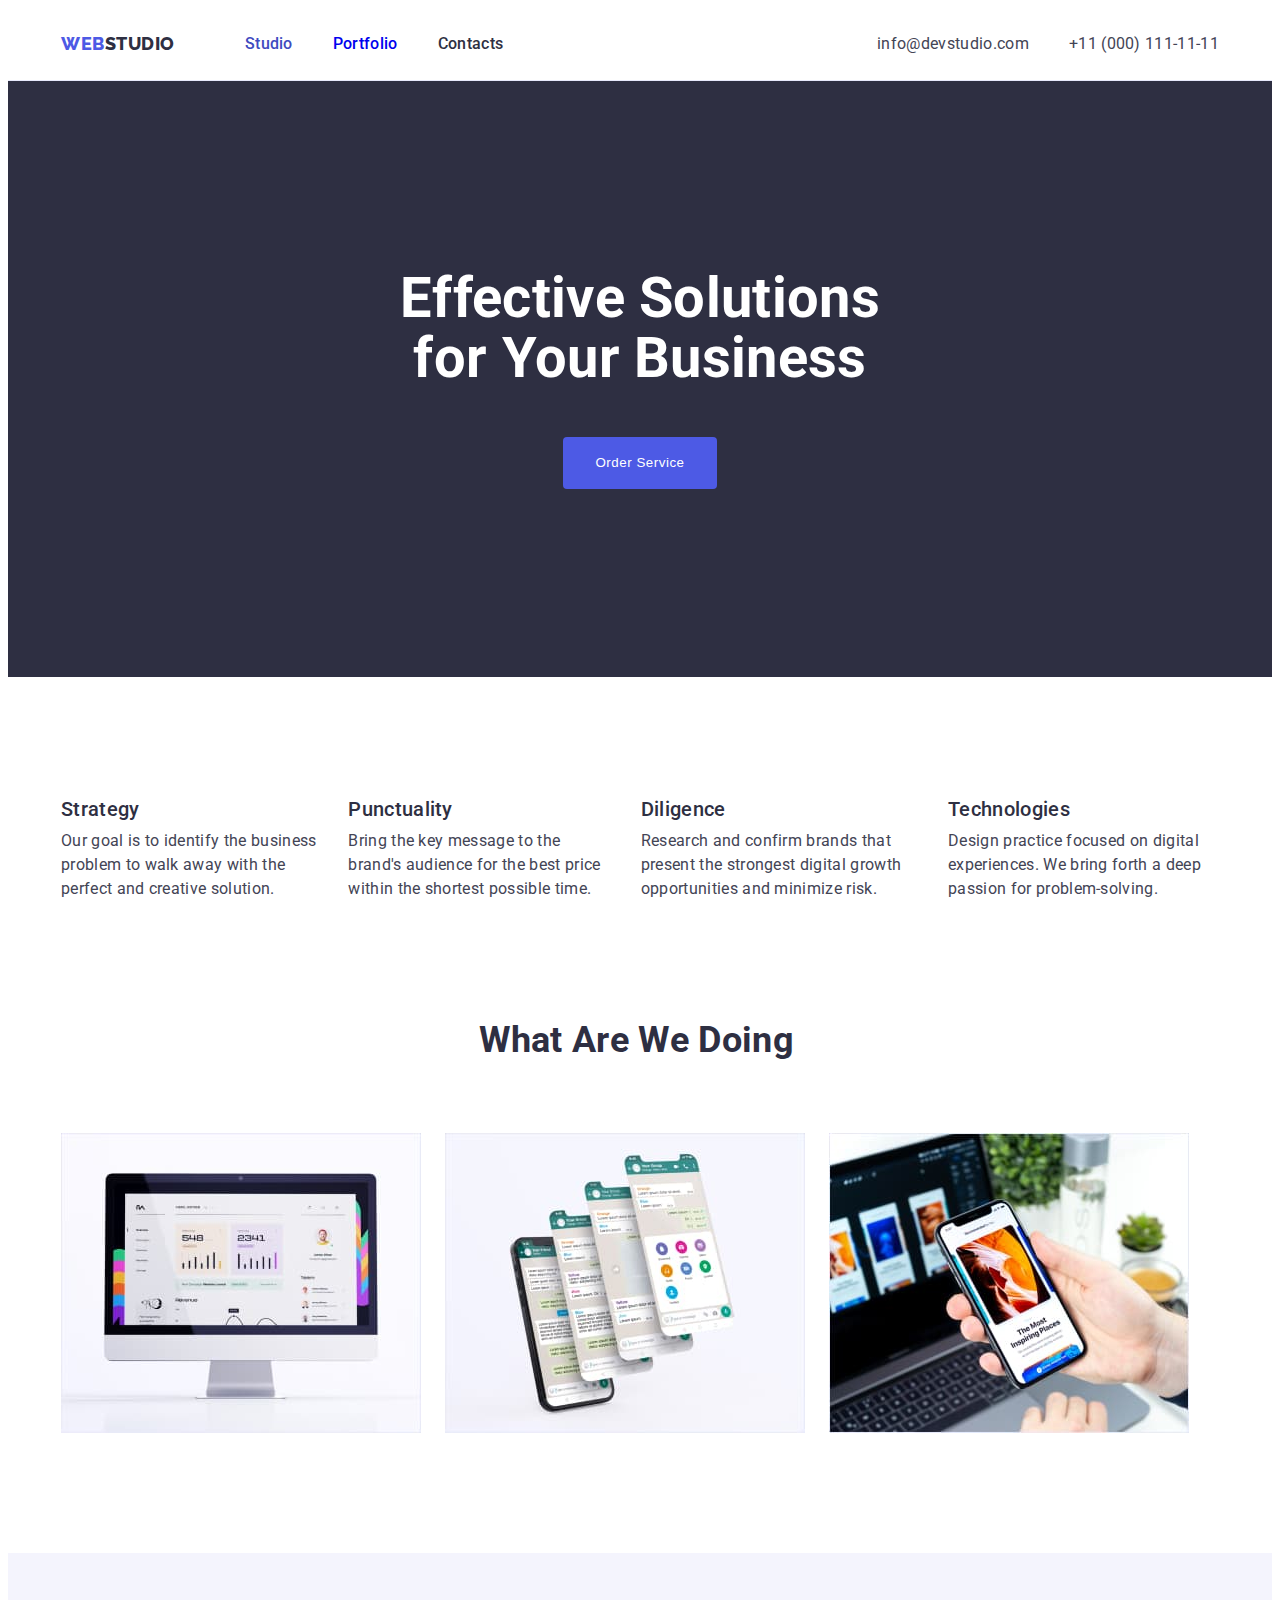
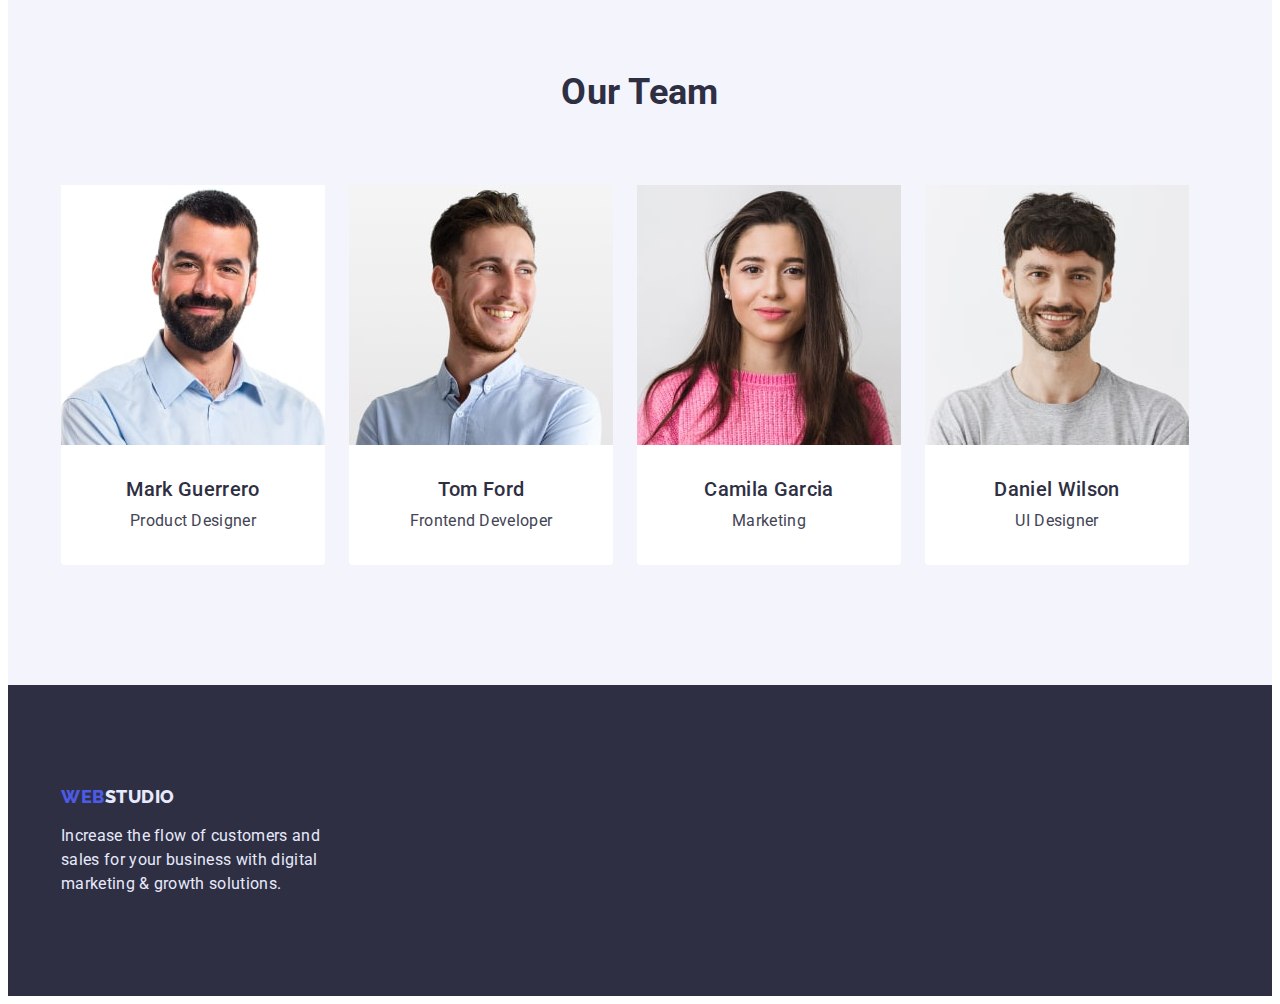
<file: index.html>
<!DOCTYPE html>
<html lang="en">
  <head>
    <meta charset="utf-8" />
    <meta http-equiv="x-ua-compatible" content="ie=edge" />
    <meta name="viewport" content="width=device-width, initial-scale=1.0" />
    <title>WebStudio</title>
    <link rel="preconnect" href="https://fonts.googleapis.com" />
    <link rel="preconnect" href="https://fonts.gstatic.com" crossorigin />
    <link
      href="https://fonts.googleapis.com/css2?family=Raleway:wght@800&family=Roboto:wght@400;500;700;900&display=swap"
      rel="stylesheet"
    />
    <link
      rel="stylesheet"
      href="https://cdnjs.cloudflare.com/ajax/libs/modern-normalize/1.1.0/modern-normalize.min.css"
      integrity="sha512-wpPYUAdjBVSE4KJnH1VR1HeZfpl1ub8YT/NKx4PuQ5NmX2tKuGu6U/JRp5y+Y8XG2tV+wKQpNHVUX03MfMFn9Q=="
      crossorigin="anonymous"
      referrerpolicy="no-referrer"
    />
    <link rel="stylesheet" href="./css/styles.css" />
  </head>

  <body>
    <header class="header">
      <div class="container header-container">
        <nav class="site-nav">
          <!-- логотип компанії -->
          <a class="logo nav-link link" href="./index.html"
            ><span class="accent">Web</span
            ><span class="logo-header">Studio</span></a
          >
          <ul class="nav-list list">
            <li class="nav-item">
              <a class="nav-link link current" href="./index.html">Studio</a>
            </li>
            <li class="nav-item">
              <a class="nav-link link" href="./portfolio.html">Portfolio</a>
            </li>
            <li class="nav-item">
              <a class="nav-link link" href="">Contacts</a>
            </li>
          </ul>
        </nav>
        <address class="address">
          <ul class="address-list list">
            <li class="address-link">
              <a class="link" href="mailto:info@devstudio.com"
                >info@devstudio.com</a
              >
            </li>
            <li class="address-link">
              <a class="link" href="tel:+110001111111">+11 (000) 111-11-11</a>
            </li>
          </ul>
        </address>
      </div>
    </header>

    <main>
      <section class="hero-section">
        <div class="container">
          <h1 class="hero-title">Effective Solutions for Your Business</h1>
          <button type="button" class="hero-btn">Order Service</button>
        </div>
      </section>

      <!-- FEAUTERS  -->
      <section class="feauters-section section">
        <div class="container">
          <h2 class="visually-hidden">Our features</h2>
          <ul class="feauters list">
            <li class="feauters-item">
              <h3 class="section-subtitle">Strategy</h3>
              <p class="section-text">
                Our goal is to identify the business problem to walk away with
                the perfect and creative solution.
              </p>
            </li>
            <li class="feauters-item">
              <h3 class="section-subtitle">Punctuality</h3>
              <p class="section-text">
                Bring the key message to the brand's audience for the best price
                within the shortest possible time.
              </p>
            </li>
            <li class="feauters-item">
              <h3 class="section-subtitle">Diligence</h3>
              <p class="section-text">
                Research and confirm brands that present the strongest digital
                growth opportunities and minimize risk.
              </p>
            </li>
            <li class="feauters-item">
              <h3 class="section-subtitle">Technologies</h3>
              <p class="section-text">
                Design practice focused on digital experiences. We bring forth a
                deep passion for problem-solving.
              </p>
            </li>
          </ul>
        </div>
      </section>

      <!-- OUR SERVICES -->
      <section class="section services-section">
        <div class="container services-container">
          <h2 class="section-title">What are we doing</h2>
          <ul class="services-list list">
            <li class="services-list-item">
              <img
                src="./images/services/web.jpg"
                alt="computer monitor"
                width="360"
              />
            </li>
            <li class="services-list-item">
              <img
                src="./images/services/app.jpg"
                alt="smartphone screen layers showing the different pages of the app"
                width="360"
              />
            </li>
            <li class="services-list-item">
              <img
                src="./images/services/design.jpg"
                alt="one adapted image on displays of laptop and smartphone"
                width="360"
              />
            </li>
          </ul>
        </div>
      </section>

      <section class="section team-section">
        <div class="container team-container">
          <h2 class="section-title">Our Team</h2>
          <ul class="team-list list">
            <li class="team-card">
              <img
                src="./images/team/mark-guerrero.jpg"
                alt="team member 1"
                width="264"
              />
              <div class="card-desc-wrapper">
                <h3 class="section-subtitle">Mark Guerrero</h3>
                <p class="section-text">Product Designer</p>
              </div>
            </li>
            <li class="team-card">
              <img
                src="./images/team/tom-ford.jpg"
                alt="team member 2"
                width="264"
              />
              <div class="card-desc-wrapper">
                <h3 class="section-subtitle">Tom Ford</h3>
                <p class="section-text">Frontend Developer</p>
              </div>
            </li>
            <li class="team-card">
              <img
                src="./images/team/camila-garsia.jpg"
                alt="team member 3"
                width="264"
              />
              <div class="card-desc-wrapper">
                <h3 class="section-subtitle">Camila Garcia</h3>
                <p class="section-text">Marketing</p>
              </div>
            </li>
            <li class="team-card">
              <img
                src="./images/team/daniel-wilson.jpg"
                alt="team member 4"
                width="264"
              />
              <div class="card-desc-wrapper">
                <h3 class="section-subtitle">Daniel Wilson</h3>
                <p class="section-text">UI Designer</p>
              </div>
            </li>
          </ul>
        </div>
      </section>
    </main>
     <footer class="footer footer-section">
      <div class="container footer-container">
        <div class="footer-content-wrapper">
          <a class="logo link" href="./index.html"
            ><span class="accent">Web</span
            ><span class="logo footer">Studio</span></a
          >
          <p class="footer-text">
            Increase the flow of customers and sales for your business with
            digital marketing & growth solutions.
          </p>
        </div>
      </div>
    </footer>
  </body>
</html>
</file>
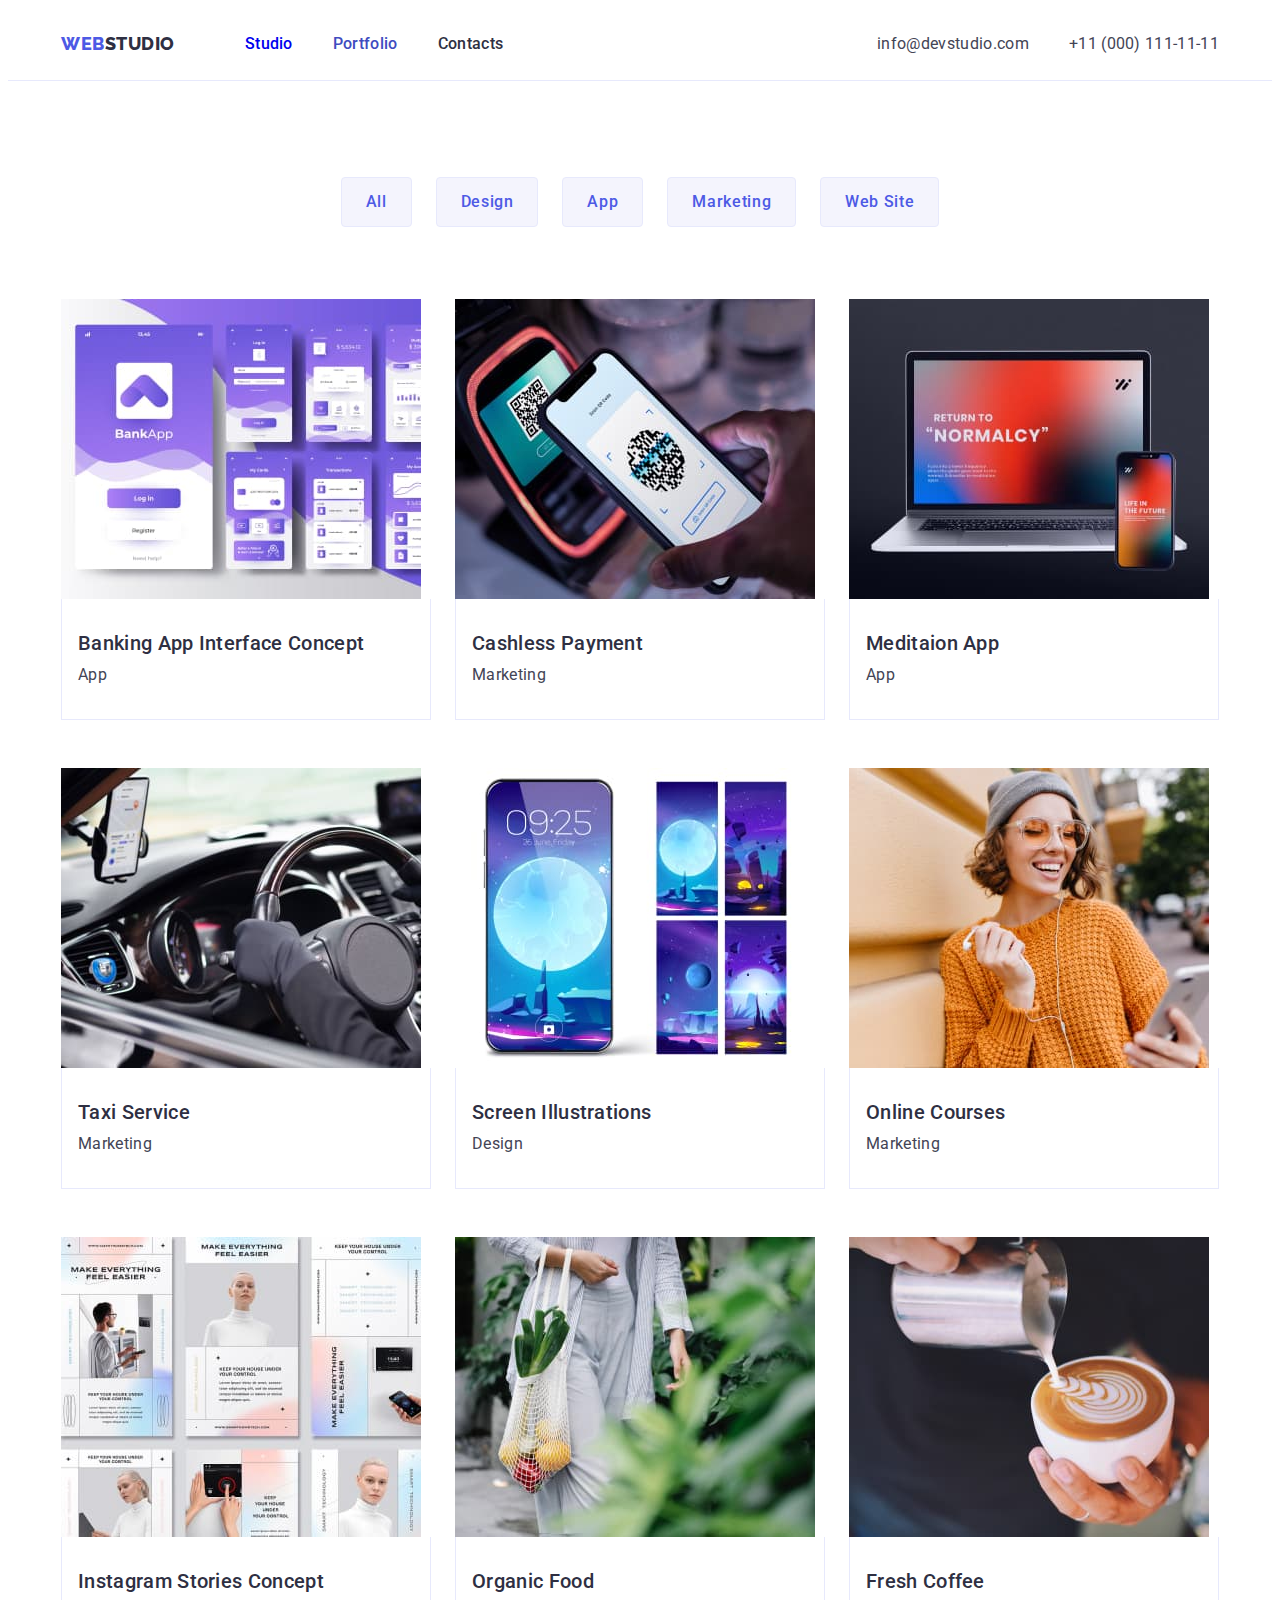
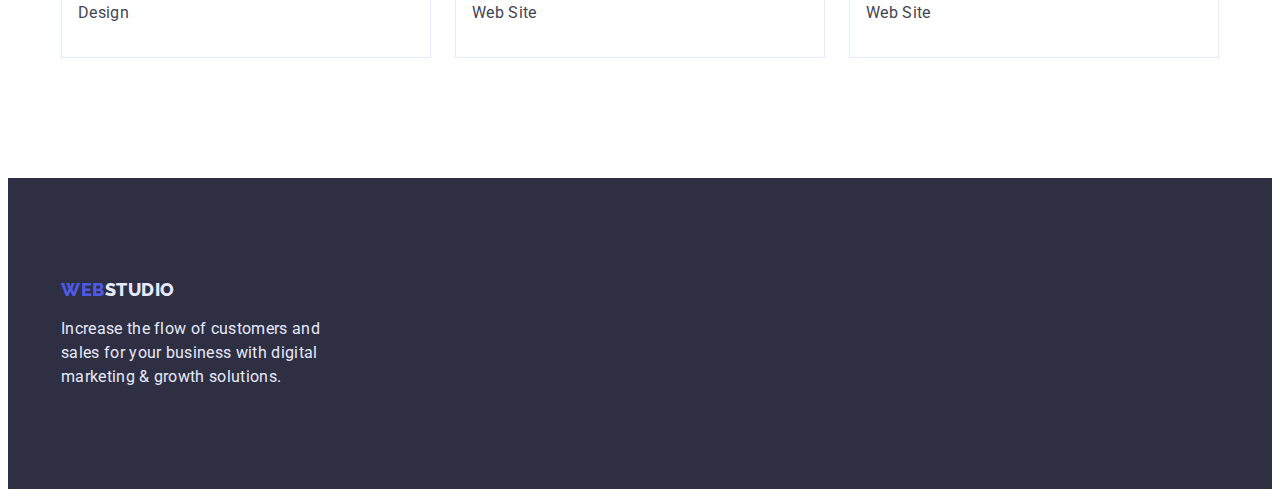
<file: portfolio.html>
<!DOCTYPE html>
<html lang="en">
  <head>
    <meta charset="utf-8" />
    <meta http-equiv="x-ua-compatible" content="ie=edge" />
    <meta name="viewport" content="width=device-width, initial-scale=1.0" />
    <title>WebStudio</title>
    <link rel="preconnect" href="https://fonts.googleapis.com" />
    <link rel="preconnect" href="https://fonts.gstatic.com" crossorigin />
    <link
      href="https://fonts.googleapis.com/css2?family=Raleway:wght@800&family=Roboto:wght@400;500;700;900&display=swap"
      rel="stylesheet"
    />
    <link
      rel="stylesheet"
      href="https://cdnjs.cloudflare.com/ajax/libs/modern-normalize/1.1.0/modern-normalize.min.css"
      integrity="sha512-wpPYUAdjBVSE4KJnH1VR1HeZfpl1ub8YT/NKx4PuQ5NmX2tKuGu6U/JRp5y+Y8XG2tV+wKQpNHVUX03MfMFn9Q=="
      crossorigin="anonymous"
      referrerpolicy="no-referrer"
    />
    <link rel="stylesheet" href="./css/styles.css" />
  </head>

  <body>
    <header class="header">
      <div class="container header-container">
        <nav class="site-nav">
          <!-- логотип компанії -->
          <a class="logo nav-link link" href="./index.html"
            ><span class="accent">Web</span
            ><span class="logo-header">Studio</span></a
          >
          <ul class="nav-list list">
            <li class="nav-item">
              <a class="nav-link link" href="./index.html">Studio</a>
            </li>
            <li class="nav-item">
              <a class="nav-link link current" href="./portfolio.html"
                >Portfolio</a
              >
            </li>
            <li class="nav-item">
              <a class="nav-link link" href="">Contacts</a>
            </li>
          </ul>
        </nav>
        <address class="address">
          <ul class="address-list list">
            <li class="address-link link">
              <a class="link" href="mailto:info@devstudio.com"
                >info@devstudio.com</a
              >
            </li>
            <li class="address-link link">
              <a class="link" href="tel:+110001111111">+11 (000) 111-11-11</a>
            </li>
          </ul>
        </address>
      </div>
    </header>

    <main>
      <!-- Filters section -->

      <section class="filter-section">
        <div class="container">
          <h2 class="visually-hidden">Filters</h2>
          <ul class="btn-list list">
            <li>
              <button type="button" class="filter-btn">All</button>
            </li>
            <li>
              <button type="button" class="filter-btn">Design</button>
            </li>
            <li>
              <button type="button" class="filter-btn">App</button>
            </li>
            <li>
              <button type="button" class="filter-btn">Marketing</button>
            </li>
            <li>
              <button type="button" class="filter-btn">Web Site</button>
            </li>
          </ul>
          <h1 class="visually-hidden">Projects</h1>
          <ul class="project-list list">
            <li class="project-item">
              <img
                src="./images/portfolio/projectcard-1.jpg"
                alt="Banking App Interface Concept"
                width="360"
              />
              <div class="card-desc-wrapper">
                <h3 class="section-subtitle">Banking App Interface Concept</h3>
                <p class="section-text">App</p>
              </div>
            </li>
            <li class="project-item">
              <img
                src="./images/portfolio/projectcard-2.jpg"
                alt="Cashless Payment"
                width="360"
              />
              <div class="card-desc-wrapper">
                <h3 class="section-subtitle">Cashless Payment</h3>
                <p class="section-text">Marketing</p>
              </div>
            </li>
            <li class="project-item">
              <img
                src="./images/portfolio/projectcard-3.jpg"
                alt="Meditaion App"
                width="360"
              />
              <div class="card-desc-wrapper">
                <h3 class="section-subtitle">Meditaion App</h3>
                <p class="section-text">App</p>
              </div>
            </li>
            <li class="project-item">
              <img
                src="./images/portfolio/projectcard-4.jpg"
                alt="Taxi Service"
                width="360"
              />
              <div class="card-desc-wrapper">
                <h3 class="section-subtitle">Taxi Service</h3>
                <p class="section-text">Marketing</p>
              </div>
            </li>
            <li class="project-item">
              <img
                src="./images/portfolio/projectcard-5.jpg"
                alt="Screen Illustrations"
                width="360"
              />
              <div class="card-desc-wrapper">
                <h3 class="section-subtitle">Screen Illustrations</h3>
                <p class="section-text">Design</p>
              </div>
            </li>
            <li class="project-item">
              <img
                src="./images/portfolio/projectcard-6.jpg"
                alt="Online Courses"
                width="360"
              />
              <div class="card-desc-wrapper">
                <h3 class="section-subtitle">Online Courses</h3>
                <p class="section-text">Marketing</p>
              </div>
            </li>
            <li class="project-item">
              <img
                src="./images/portfolio/projectcard-7.jpg"
                alt="Instagram Stories Concept"
                width="360"
              />
              <div class="card-desc-wrapper">
                <h3 class="section-subtitle">Instagram Stories Concept</h3>
                <p class="section-text">Design</p>
              </div>
            </li>
            <li class="project-item">
              <img
                src="./images/portfolio/projectcard-8.jpg"
                alt="Organic Food"
                width="360"
              />
              <div class="card-desc-wrapper">
                <h3 class="section-subtitle">Organic Food</h3>
                <p class="section-text">Web Site</p>
              </div>
            </li>
            <li class="project-item">
              <img
                src="./images/portfolio/projectcard-9.jpg"
                alt="Fresh Coffee"
                width="360"
              />
              <div class="card-desc-wrapper">
                <h3 class="section-subtitle">Fresh Coffee</h3>
                <p class="section-text">Web Site</p>
              </div>
            </li>
          </ul>
        </div>
      </section>
    </main>
    <footer class="footer footer-section">
      <div class="container footer-container">
        <div class="footer-content-wrapper">
          <a class="logo link" href="./index.html"
            ><span class="accent">Web</span
            ><span class="logo footer">Studio</span></a
          >
          <p class="footer-text">
            Increase the flow of customers and sales for your business with
            digital marketing & growth solutions.
          </p>
        </div>
      </div>
    </footer>
  </body>
</html>
</file>
<file: css/styles.css>
:root {
  --primary-color: #4d5ae5;
  --pressed-state-color: #404bbf;
  --heading-text-color: #2e2f42;
  --main-text-color: #434455;
  --subtle-text-color: #8e8f99;
  --accent-color: #e7e9fc;
  --light-mode-color: #f4f4fd;
  --hero-section-color: #ffffff;
}

body {
  font-family: "Roboto", "Raleway", sans-serif;
  font-weight: 400;
  font-size: 16px;
  letter-spacing: 0.02em;
  color: var(--main-text-color);
  background-color: var(--hero-section-color);
}

.container {
  margin-left: auto;
  margin-right: auto;
  width: 1158px;
  padding-left: 15px;
  padding-right: 15px;
}

.section {
  padding-top: 120px;
  padding-bottom: 120px;
}

.visually-hidden {
  position: absolute;
  width: 1px;
  height: 1px;
  margin: -1px;
  border: 0;
  padding: 0;
  white-space: nowrap;
  clip-path: inset(100%);
  clip: rect(0 0 0 0);
  overflow: hidden;
}

.list {
  list-style: none;
}

.link {
  text-decoration: none;
}

.link:visited {
  color: var(--heading-text-color);
}

button {
  cursor: pointer;
}

h1,
h2,
h3,
p {
  margin-top: 0;
  margin-bottom: 0;
}

ul,
ol {
  margin-top: 0;
  margin-bottom: 0;
  padding-left: 0;
}

img {
  display: block;
  max-width: 100%;
  height: auto;
}

/* TEXTS SECTIONS */

.section-title {
  margin-left: auto;
  margin-right: auto;
  margin-bottom: 72px;

  color: var(--heading-text-color);

  font-size: 36px;
  line-height: 1.11;
  text-transform: capitalize;
}

.section-subtitle {
  margin-bottom: 8px;

  color: var(--heading-text-color);

  font-weight: 500;
  font-size: 20px;
  line-height: 1.2;
}

.section-text {
  color: var(--main-text-color);

  line-height: 1.5;
}

.card-desc-wrapper {
  padding-top: 32px;
  padding-bottom: 32px;
}

/* -----------------SITE-HEADER------------------------ */

.header {
  border-bottom: 1px solid var(--accent-color);
}

.header-container {
  display: flex;
  align-items: center;
}

/* header logotype */

.logo {
  font-family: "Raleway", sans-serif;
  font-weight: 800;
  font-size: 18px;
  line-height: 1.3;
  letter-spacing: 0.03em;
  text-transform: uppercase;
  text-decoration: none;
}

.logo .accent {
  color: var(--primary-color);
}

.logo-header {
  color: var(--heading-text-color);
  margin-right: 70px;
}

/* --------------- Navigation menu-----------------*/

.site-nav {
  display: flex;
}

.site-nav .link:hover,
.site-nav .link:focus {
  color: var(--pressed-state-color);
}

.site-nav .link.current {
  color: var(--pressed-state-color);
}

/* ------------------NAV - LINKS------------- */

.nav-list {
  display: flex;
}

.nav-item {
  color: var(--heading-text-color);

  font-weight: 500;
  line-height: 1.5;
  text-decoration: none;
}

.nav-item + .nav-item {
  margin-left: 40px;
}

.nav-link {
  display: block;
  padding-top: 24px;
  padding-bottom: 24px;
}

/* -------------- ADDRESS SECTION ----------------- */

.address {
  margin-left: auto;
}

.address-list {
  display: flex;
  gap: 40px;
}
/* 
.address-link:not(:last-child) {
  margin-right: 40px;
} */

.address-link .link {
  display: block;
  padding-top: 24px;
  padding-bottom: 24px;

  color: var(--main-text-color);

  font-style: normal;
  line-height: 1.5;
  text-decoration: none;
}
.address-link .link:hover,
.address-link .link:focus {
  color: var(--pressed-state-color);
}

/* --------------------- HERO SECTION ------------------------*/

.hero-section {
  padding-top: 188px;
  padding-bottom: 188px;

  background-color: var(--heading-text-color);
}

.hero-title {
  margin-left: auto;
  margin-right: auto;
  margin-bottom: 48px;
  max-width: 494px;

  color: var(--hero-section-color);

  text-align: center;
  font-weight: 700;
  font-size: 56px;
  line-height: 1.07;
}

.hero-btn {
  display: block;
  margin-right: auto;
  margin-left: auto;

  padding-top: 16px;
  padding-right: 32px;
  padding-bottom: 16px;
  padding-left: 32px;
  border: 1px transparent;
  border-radius: 4px;

  font-weight: 500;
  line-height: 1.5;
  background-color: var(--primary-color);
  color: var(--hero-section-color);
  letter-spacing: 0.04em;
}

.hero-btn:hover,
.hero-btn:focus {
  background-color: var(--pressed-state-color);
}

/* --------------------FEAUTERS SECTION-------------------- */

.feauters-section {
  background-color: var(--hero-section-color);
}

.feauters {
  display: flex;
  gap: 24px;
}

.feauters-item {
  flex-basis: calc((100%-72px) / 4);
}

/* ----------------- OUR SERVICES------------------ */

.services-section {
  padding-top: 0;
}

.services-container .section-title {
  max-width: 323px;
}

.services-list {
  display: flex;
  gap: 24px;
}

.services-list-item {
  flex-basis: calc((100%-48px) / 3);
}

/* -----------------TEAM SECTION-------------------- */

.team-section {
  padding-bottom: 120px;

  background-color: var(--light-mode-color);

  text-align: center;
}

.team-list {
  display: flex;
  gap: 24px;
}

.team-card {
  flex-basis: calc((100%-72px) / 4);

  background-color: var(--hero-section-color);

  border-radius: 0px 0px 4px 4px;
}

/* -------------------------FOOTER-------------------------- */

.footer {
  background-color: var(--heading-text-color);
  color: var(--accent-color);
}

.footer-section {
  padding-top: 100px;
  padding-bottom: 100px;

}

.footer-content-wrapper {
  max-width: 264px;
}

.logo.footer-section {
  color: var(--light-mode-color);
}

.footer-text {
  margin-top: 16px;

  line-height: 1.5;
}

/* ------------------------------ PAGE 2  ---------------------- */

/* filter buttons */

.filter-section {
  padding-top: 96px;
  padding-bottom: 120px;
}

.filter-btn {
  padding-top: 12px;
  padding-bottom: 12px;
  padding-right: 24px;
  padding-left: 24px;

  background-color: var(--light-mode-color);
  color: var(--primary-color);
  border: 1px solid var(--accent-color);
  border-radius: 4px;

  font-family: inherit;
  font-weight: 500;
  font-size: inherit;
  line-height: 1.5;
  letter-spacing: 0.04em;
}

.btn-list {
  display: flex;
  justify-content: center;
  gap: 24px;
  margin-bottom: 72px;
}

.filter-btn:hover,
.filter-btn:focus {
  background-color: var(--pressed-state-color);
  color: var(--hero-section-color);
}

/* ------------------------- POTFOLIO ----------------------- */

.project-list {
  display: flex;
  flex-wrap: wrap;
  row-gap: 48px;
  column-gap: 24px;
}

.project-item {
  flex-basis: calc((100% - 48px) / 3);
}

.project-item .card-desc-wrapper {
  border: 1px solid var(--accent-color);
  border-top: 0;
  padding-left: 16px;
}
</file>
